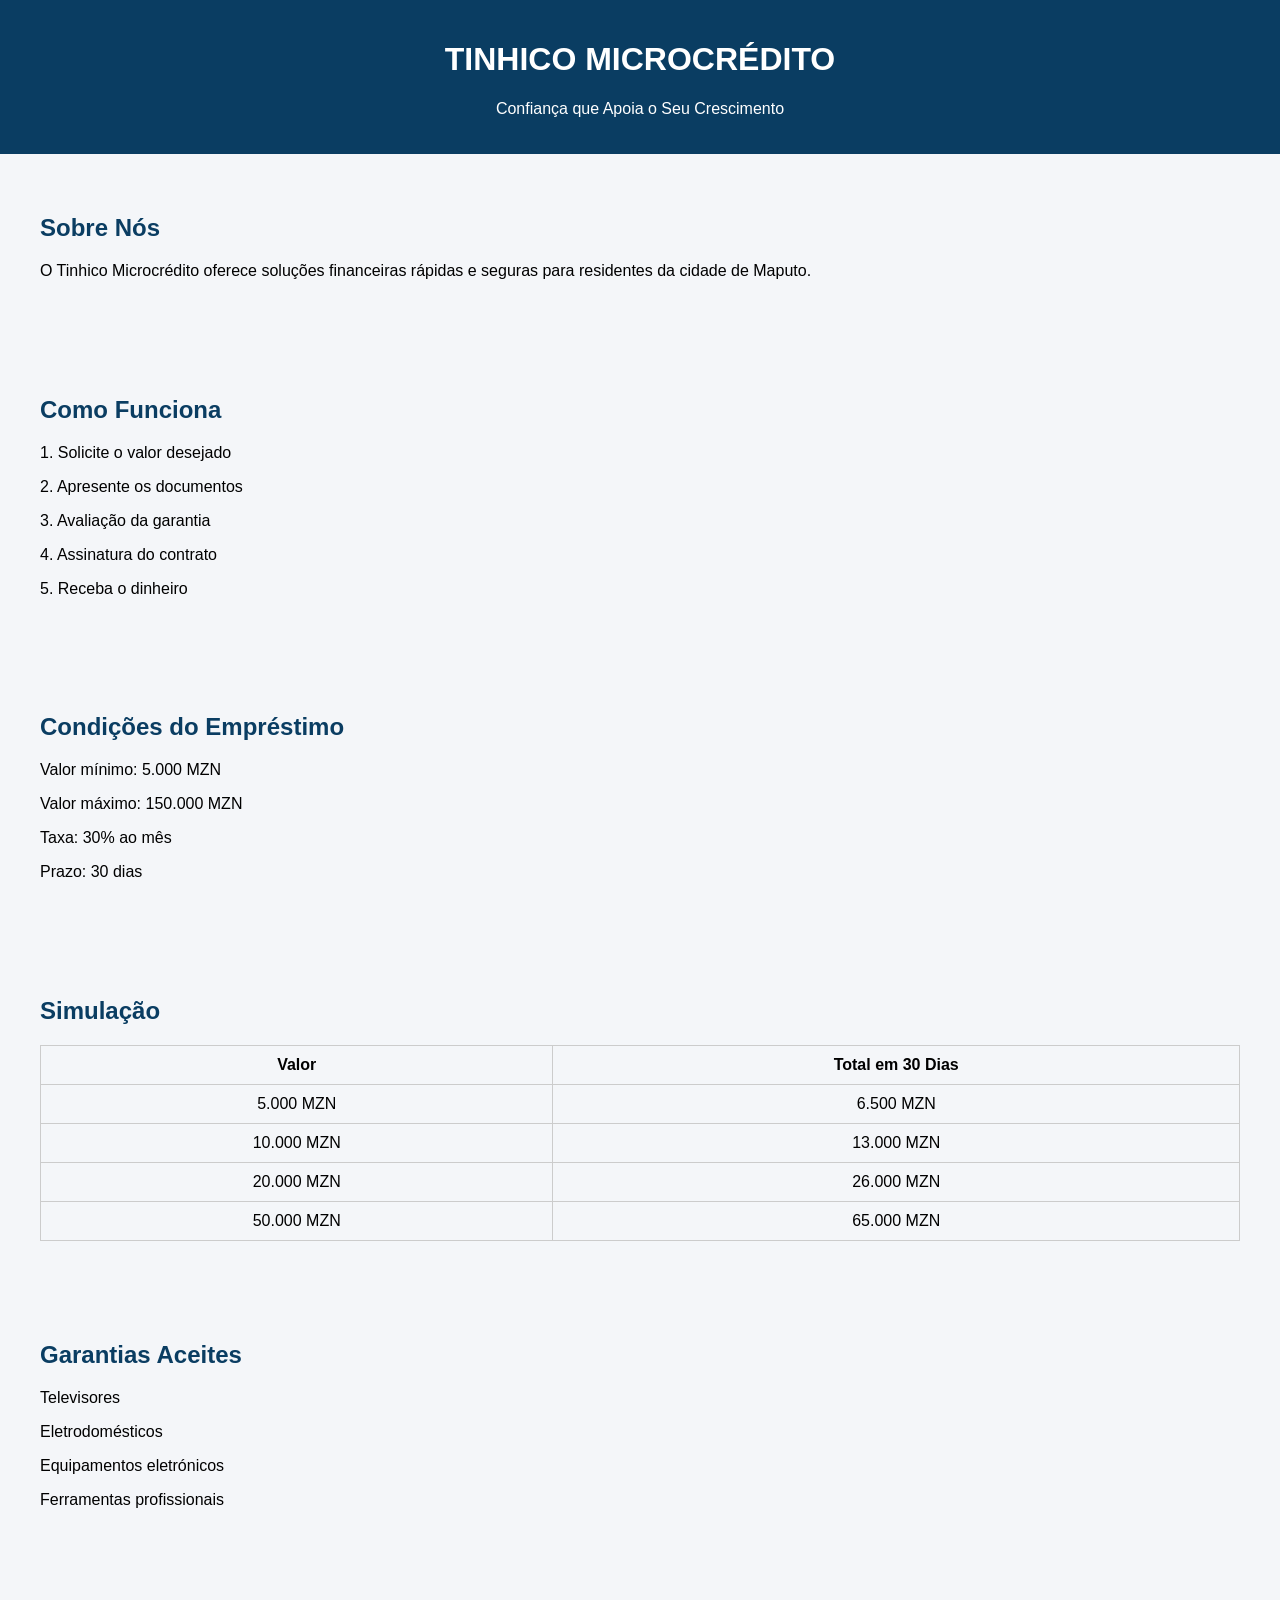
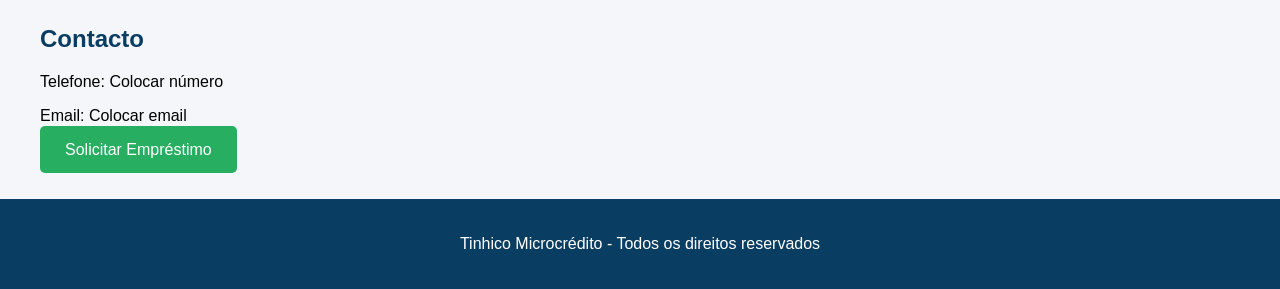
<file: index.html>
<!DOCTYPE html>
<html lang="pt">
<head>
<meta charset="UTF-8">
<meta name="viewport" content="width=device-width, initial-scale=1.0">
<title>Tinhico Microcrédito</title>

<style>
body {
    font-family: Arial, sans-serif;
    margin: 0;
    padding: 0;
    background-color: #f4f6f9;
}

header {
    background-color: #0a3d62;
    color: white;
    padding: 20px;
    text-align: center;
}

section {
    padding: 40px;
}

h2 {
    color: #0a3d62;
}

.button {
    background-color: #27ae60;
    color: white;
    padding: 15px 25px;
    text-decoration: none;
    border-radius: 5px;
}

.table {
    width: 100%;
    border-collapse: collapse;
}

.table th, .table td {
    border: 1px solid #ccc;
    padding: 10px;
    text-align: center;
}

footer {
    background-color: #0a3d62;
    color: white;
    text-align: center;
    padding: 20px;
}
</style>
</head>

<body>

<header>
    <h1>TINHICO MICROCRÉDITO</h1>
    <p>Confiança que Apoia o Seu Crescimento</p>
</header>

<section>
    <h2>Sobre Nós</h2>
    <p>O Tinhico Microcrédito oferece soluções financeiras rápidas e seguras para residentes da cidade de Maputo.</p>
</section>

<section>
    <h2>Como Funciona</h2>
    <p>1. Solicite o valor desejado</p>
    <p>2. Apresente os documentos</p>
    <p>3. Avaliação da garantia</p>
    <p>4. Assinatura do contrato</p>
    <p>5. Receba o dinheiro</p>
</section>

<section>
    <h2>Condições do Empréstimo</h2>
    <p>Valor mínimo: 5.000 MZN</p>
    <p>Valor máximo: 150.000 MZN</p>
    <p>Taxa: 30% ao mês</p>
    <p>Prazo: 30 dias</p>
</section>

<section>
    <h2>Simulação</h2>
    <table class="table">
        <tr>
            <th>Valor</th>
            <th>Total em 30 Dias</th>
        </tr>
        <tr>
            <td>5.000 MZN</td>
            <td>6.500 MZN</td>
        </tr>
        <tr>
            <td>10.000 MZN</td>
            <td>13.000 MZN</td>
        </tr>
        <tr>
            <td>20.000 MZN</td>
            <td>26.000 MZN</td>
        </tr>
        <tr>
            <td>50.000 MZN</td>
            <td>65.000 MZN</td>
        </tr>
    </table>
</section>

<section>
    <h2>Garantias Aceites</h2>
    <p>Televisores</p>
    <p>Eletrodomésticos</p>
    <p>Equipamentos eletrónicos</p>
    <p>Ferramentas profissionais</p>
</section>

<section>
    <h2>Contacto</h2>
    <p>Telefone: Colocar número</p>
    <p>Email: Colocar email</p>
    <a href="#" class="button">Solicitar Empréstimo</a>
</section>

<footer>
    <p>Tinhico Microcrédito - Todos os direitos reservados</p>
</footer>

</body>
</html>
</file>
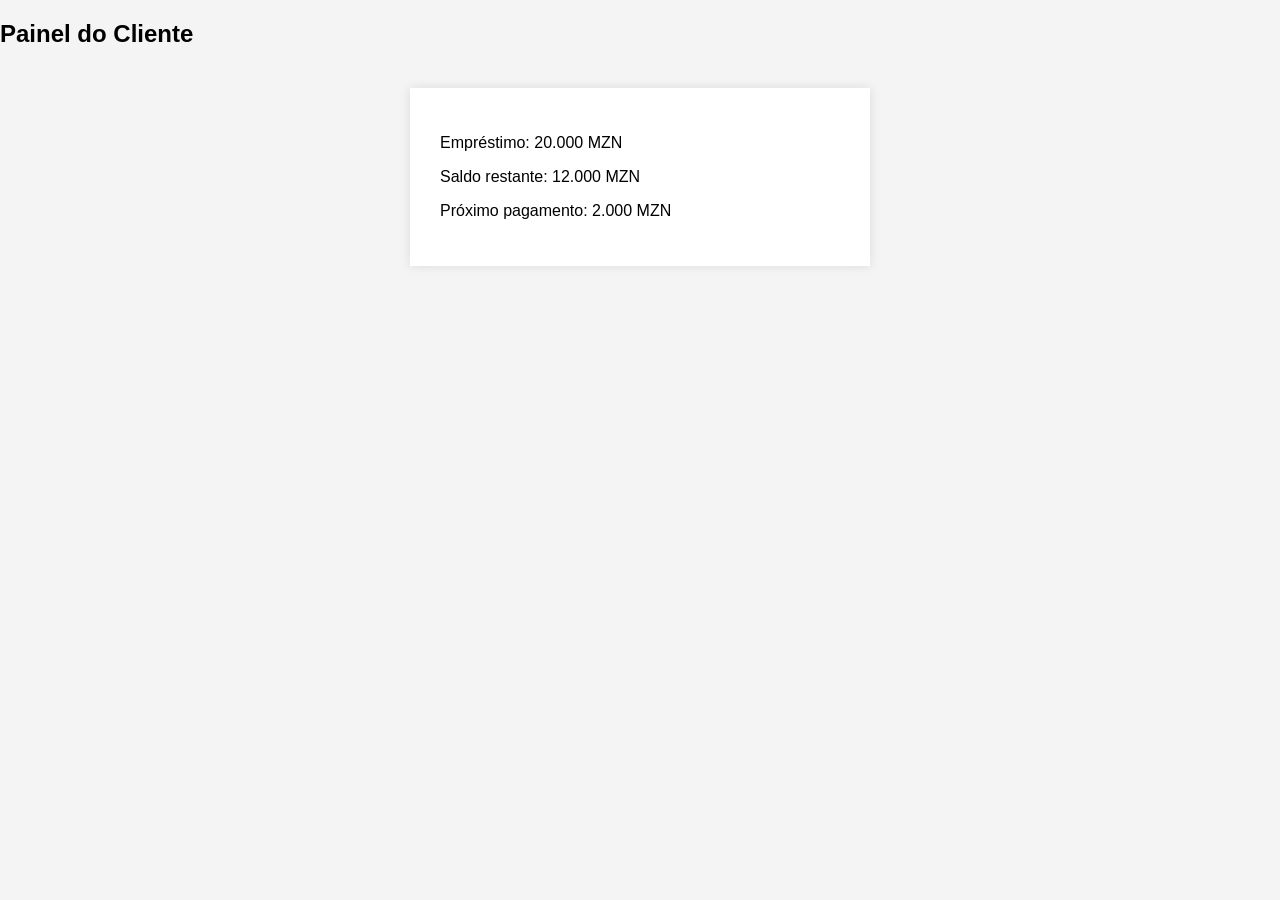
<file: cliente.html>
<!DOCTYPE html>
<html lang="pt">
<head>
<meta charset="UTF-8">
<meta name="viewport" content="width=device-width, initial-scale=1.0">
<title>Painel do Cliente</title>
<link rel="stylesheet" href="estilo.css">
</head>
<body>

<h2>Painel do Cliente</h2>

<div class="painel">
<p>Empréstimo: 20.000 MZN</p>
<p>Saldo restante: 12.000 MZN</p>
<p>Próximo pagamento: 2.000 MZN</p>
</div>

</body>
</html>
</file>
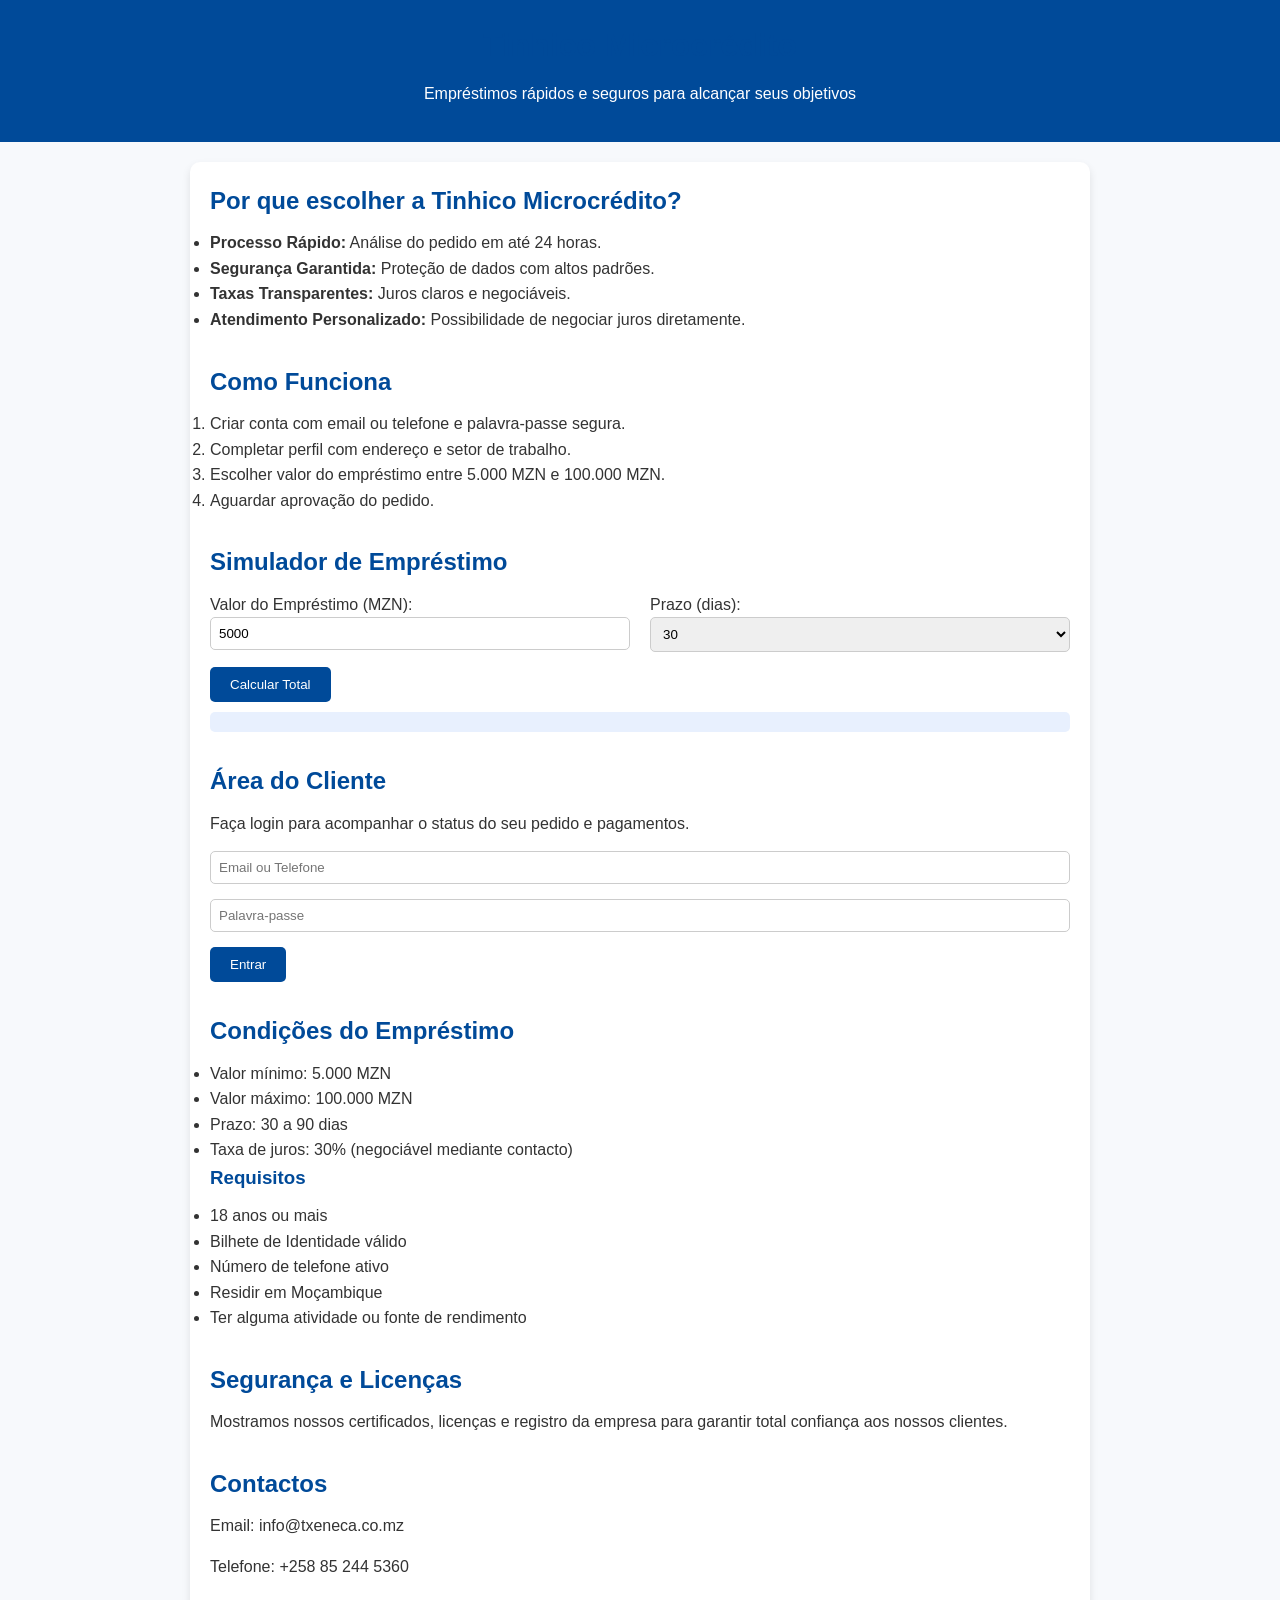
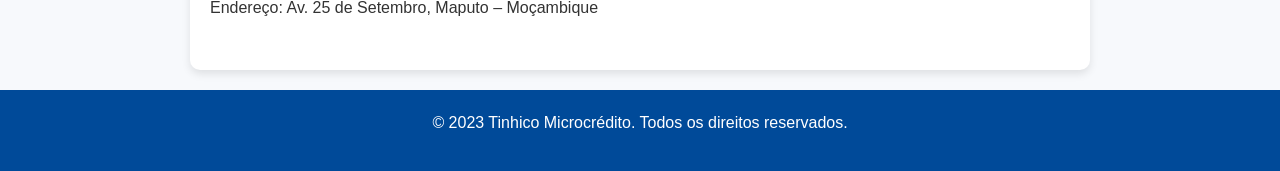
<file: index (1).html>
<!DOCTYPE html>
<html lang="pt-BR">
<head>
<meta charset="UTF-8">
<meta name="viewport" content="width=device-width, initial-scale=1.0">
<title>Tinhico Microcrédito | Empréstimos Rápidos e Seguros</title>
<style>
    /* --- Reset e Estilo Geral --- */
    * { margin: 0; padding: 0; box-sizing: border-box; font-family: Arial, sans-serif; }
    body { background-color: #f7f9fc; color: #333; line-height: 1.6; }
    a { text-decoration: none; color: #004a99; }
    header, footer { background-color: #004a99; color: white; padding: 20px 0; text-align: center; }
    main { max-width: 900px; margin: 20px auto; padding: 20px; background: #fff; border-radius: 10px; box-shadow: 0 4px 8px rgba(0,0,0,0.1); }
    h1, h2, h3 { color: #004a99; margin-bottom: 10px; }
    p { margin-bottom: 15px; }
    button { background-color: #004a99; color: white; border: none; padding: 10px 20px; border-radius: 5px; cursor: pointer; }
    button:hover { background-color: #003366; }
    input, select { padding: 8px; width: 100%; margin-bottom: 15px; border: 1px solid #ccc; border-radius: 5px; }
    .flex { display: flex; gap: 20px; flex-wrap: wrap; }
    .flex > div { flex: 1; min-width: 250px; }
    .section { margin-bottom: 30px; }
    .resultado { background: #e8f0fe; padding: 10px; border-radius: 5px; margin-top: 10px; }
</style>
</head>
<body>

<header>
    <h1>Tinhico Microcrédito</h1>
    <p>Empréstimos rápidos e seguros para alcançar seus objetivos</p>
</header>

<main>

<!-- Sobre a Empresa -->
<section class="section">
    <h2>Por que escolher a Tinhico Microcrédito?</h2>
    <ul>
        <li><strong>Processo Rápido:</strong> Análise do pedido em até 24 horas.</li>
        <li><strong>Segurança Garantida:</strong> Proteção de dados com altos padrões.</li>
        <li><strong>Taxas Transparentes:</strong> Juros claros e negociáveis.</li>
        <li><strong>Atendimento Personalizado:</strong> Possibilidade de negociar juros diretamente.</li>
    </ul>
</section>

<!-- Como Funciona -->
<section class="section">
    <h2>Como Funciona</h2>
    <ol>
        <li>Criar conta com email ou telefone e palavra-passe segura.</li>
        <li>Completar perfil com endereço e setor de trabalho.</li>
        <li>Escolher valor do empréstimo entre 5.000 MZN e 100.000 MZN.</li>
        <li>Aguardar aprovação do pedido.</li>
    </ol>
</section>

<!-- Simulador de Empréstimo -->
<section class="section">
    <h2>Simulador de Empréstimo</h2>
    <div class="flex">
        <div>
            <label for="valor">Valor do Empréstimo (MZN):</label>
            <input type="number" id="valor" value="5000" min="5000" max="100000">
        </div>
        <div>
            <label for="prazo">Prazo (dias):</label>
            <select id="prazo">
                <option value="30">30</option>
                <option value="60">60</option>
                <option value="90">90</option>
            </select>
        </div>
    </div>
    <button onclick="simular()">Calcular Total</button>
    <div id="resultado" class="resultado"></div>
</section>

<!-- Área do Cliente -->
<section class="section">
    <h2>Área do Cliente</h2>
    <p>Faça login para acompanhar o status do seu pedido e pagamentos.</p>
    <input type="text" placeholder="Email ou Telefone">
    <input type="password" placeholder="Palavra-passe">
    <button>Entrar</button>
</section>

<!-- Condições e Requisitos -->
<section class="section">
    <h2>Condições do Empréstimo</h2>
    <ul>
        <li>Valor mínimo: 5.000 MZN</li>
        <li>Valor máximo: 100.000 MZN</li>
        <li>Prazo: 30 a 90 dias</li>
        <li>Taxa de juros: 30% (negociável mediante contacto)</li>
    </ul>

    <h3>Requisitos</h3>
    <ul>
        <li>18 anos ou mais</li>
        <li>Bilhete de Identidade válido</li>
        <li>Número de telefone ativo</li>
        <li>Residir em Moçambique</li>
        <li>Ter alguma atividade ou fonte de rendimento</li>
    </ul>
</section>

<!-- Segurança e Licenças -->
<section class="section">
    <h2>Segurança e Licenças</h2>
    <p>Mostramos nossos certificados, licenças e registro da empresa para garantir total confiança aos nossos clientes.</p>
</section>

<!-- Contactos -->
<section class="section">
    <h2>Contactos</h2>
    <p>Email: info@txeneca.co.mz</p>
    <p>Telefone: +258 85 244 5360</p>
    <p>Endereço: Av. 25 de Setembro, Maputo – Moçambique</p>
</section>

</main>

<footer>
    <p>© 2023 Tinhico Microcrédito. Todos os direitos reservados.</p>
</footer>

<script>
function simular() {
    const valor = parseFloat(document.getElementById('valor').value);
    const prazo = parseInt(document.getElementById('prazo').value);
    const juros = 0.30; // 30%
    const total = valor + (valor * juros);
    const jurosDiarios = ((valor * juros) / prazo).toFixed(2);

    document.getElementById('resultado').innerHTML = `
        Valor do Empréstimo: <strong>${valor.toLocaleString()} MZN</strong><br>
        Prazo: <strong>${prazo} dias</strong><br>
        Juros (30%): <strong>${(valor * juros).toLocaleString()} MZN</strong><br>
        Total a Pagar: <strong>${total.toLocaleString()} MZN</strong><br>
        Juros por dia: <strong>${jurosDiarios} MZN/dia</strong>
    `;
}
</script>

</body>
</html>
</file>
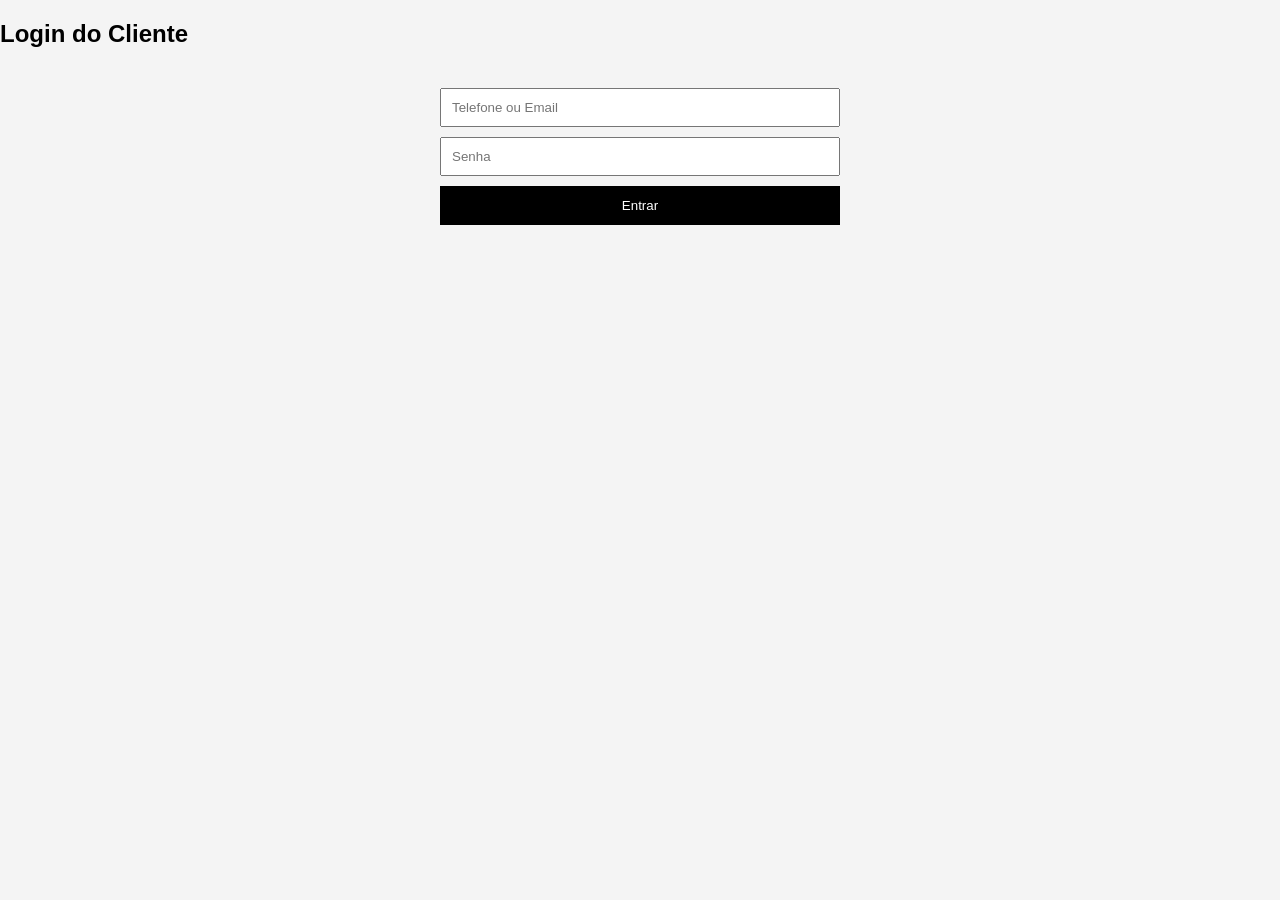
<file: login.html>
<!DOCTYPE html>
<html lang="pt">
<head>
<meta charset="UTF-8">
<meta name="viewport" content="width=device-width, initial-scale=1.0">
<title>Área do Cliente</title>
<link rel="stylesheet" href="estilo.css">
</head>
<body>

<h2>Login do Cliente</h2>

<form class="form">
<input type="text" placeholder="Telefone ou Email">
<input type="password" placeholder="Senha">
<button type="submit">Entrar</button>
</form>

</body>
</html>
</file>
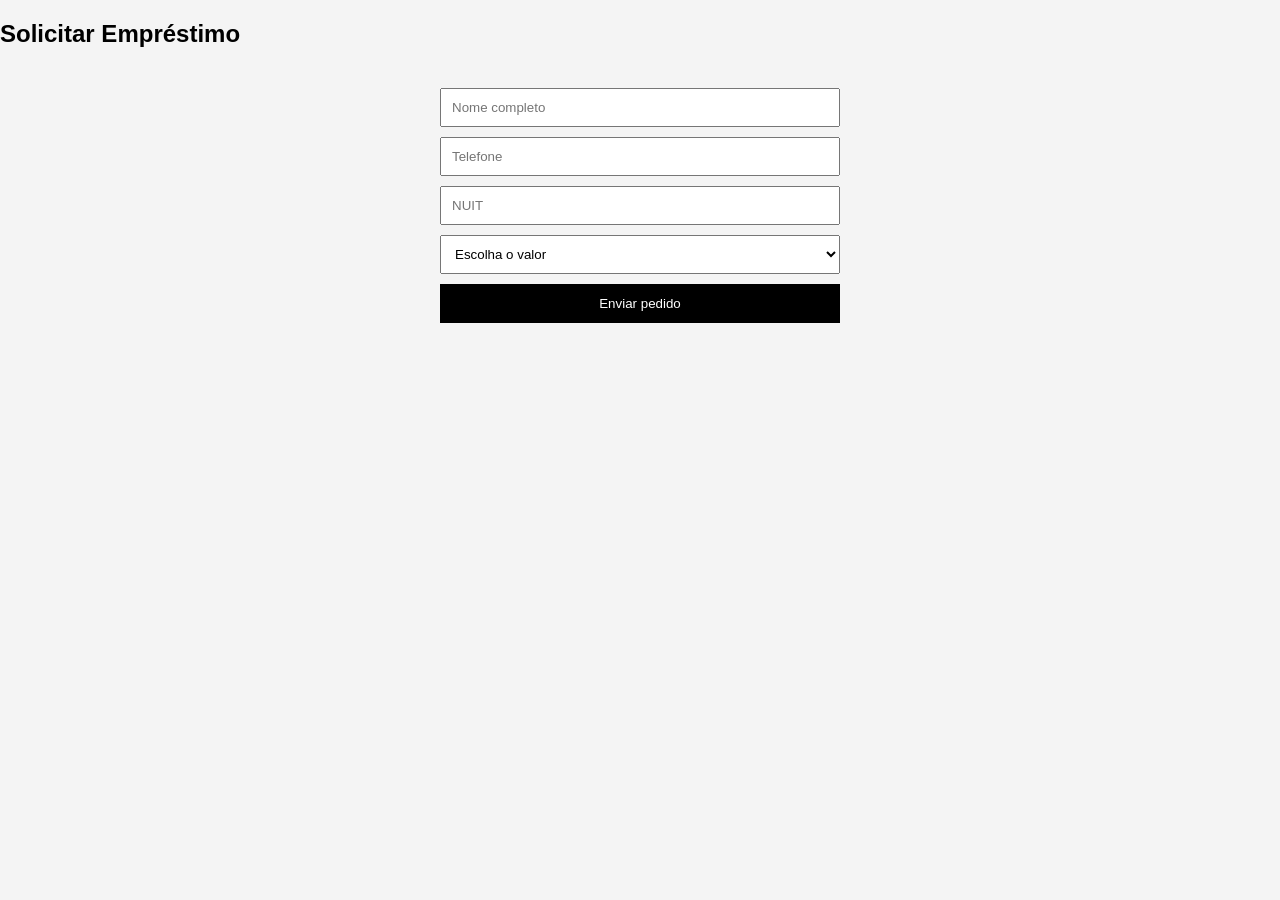
<file: solicitar.html>
<!DOCTYPE html>
<html lang="pt">
<head>
<meta charset="UTF-8">
<meta name="viewport" content="width=device-width, initial-scale=1.0">
<title>Solicitar Empréstimo</title>
<link rel="stylesheet" href="estilo.css">
</head>
<body>

<h2>Solicitar Empréstimo</h2>

<form class="form">
<input type="text" placeholder="Nome completo">
<input type="text" placeholder="Telefone">
<input type="text" placeholder="NUIT">

<select>
<option>Escolha o valor</option>
<option>5000 MZN</option>
<option>10000 MZN</option>
<option>20000 MZN</option>
<option>50000 MZN</option>
<option>100000 MZN</option>
</select>

<button type="submit">Enviar pedido</button>
</form>

</body>
</html>
</file>
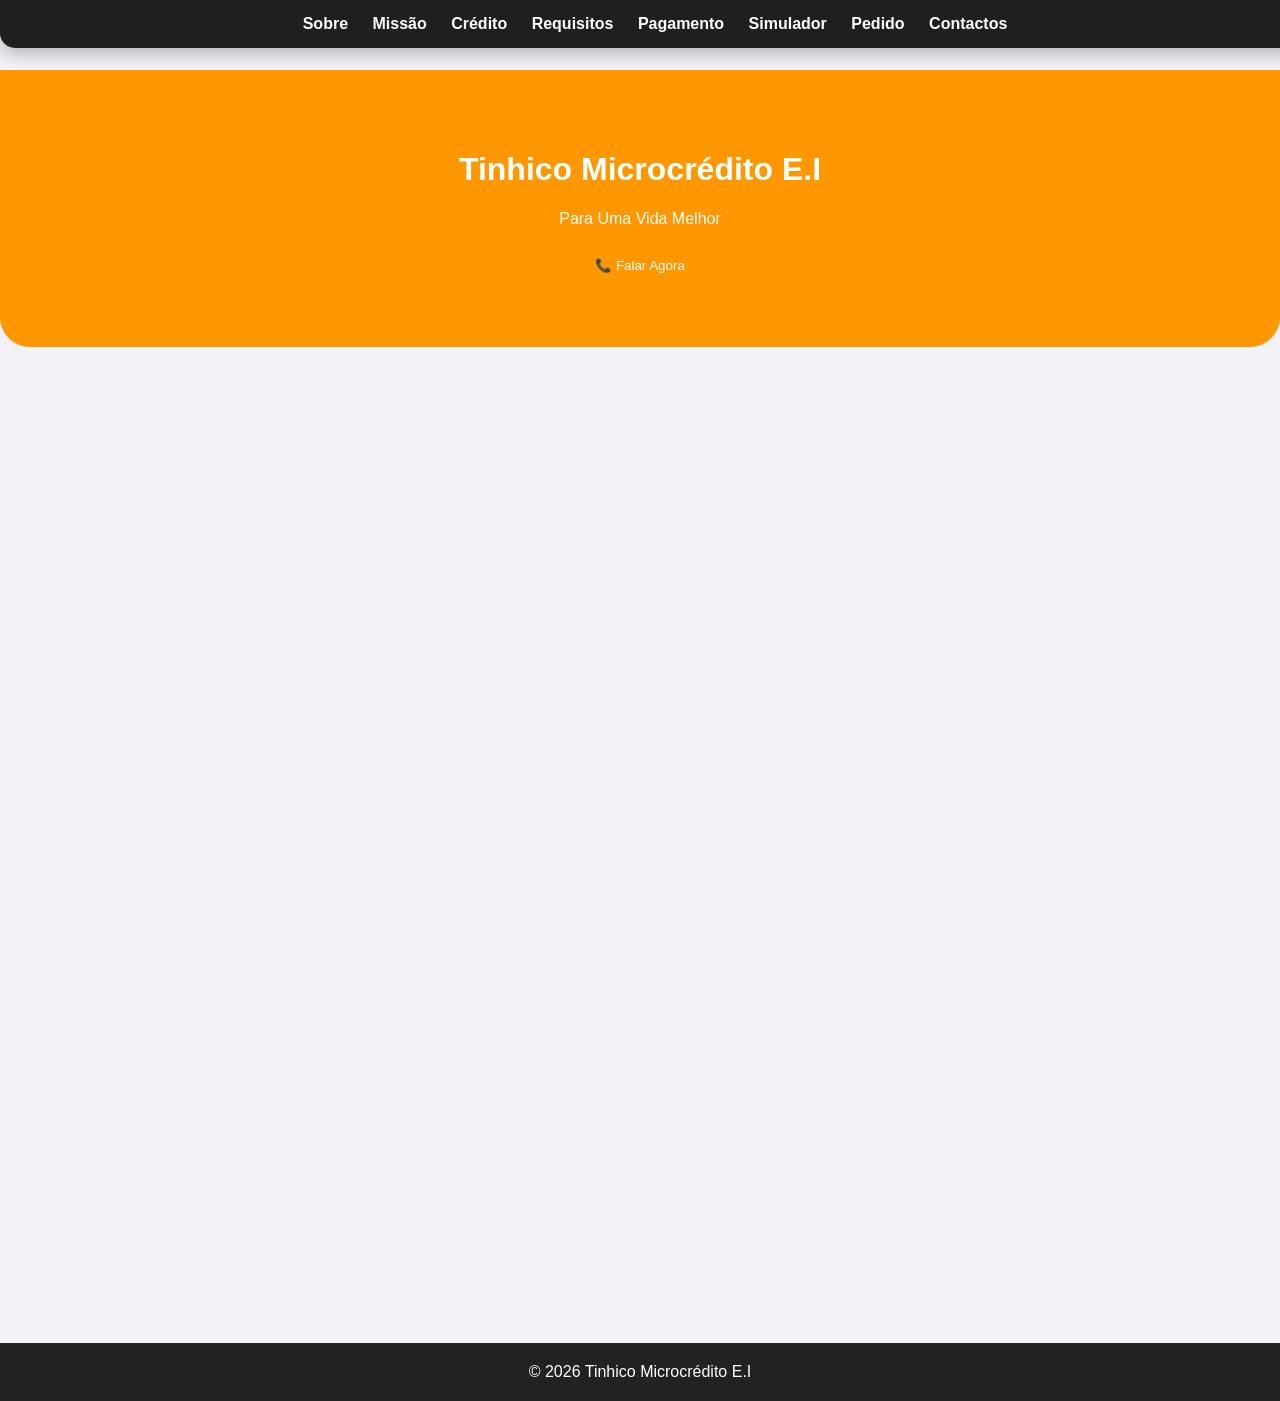
<file: tinhico_microcredito_ei_completo.html>
<!DOCTYPE html>
<html lang="pt">
<head>
<meta charset="UTF-8">
<meta name="viewport" content="width=device-width, initial-scale=1.0">
<title>Tinhico Microcrédito E.I</title>

<style>
body{font-family:Arial,sans-serif;margin:0;background:#f2f2f7;}
nav{background:#1f1f1f;padding:15px;text-align:center;position:fixed;width:100%;top:0;z-index:1000;box-shadow:0 4px 20px rgba(0,0,0,0.3);border-bottom-left-radius:15px;border-bottom-right-radius:15px;}
nav a{color:white;margin:10px;text-decoration:none;font-weight:bold;}
nav a:hover{color:#ff9800;}
header{margin-top:70px;background:#ff9800;color:white;text-align:center;padding:60px;border-radius:0 0 30px 30px;}
section{padding:40px;max-width:900px;margin:auto;opacity:0;transform:translateY(50px);transition:1s;border-radius:15px;background:white;margin-bottom:20px;}
section.show{opacity:1;transform:translateY(0);}
h2{color:#ff9800;}
input{width:100%;padding:14px;margin:10px 0;border-radius:10px;border:1px solid #ccc;}
button{padding:14px;background:#ff9800;border:none;color:white;border-radius:10px;cursor:pointer;}
footer{background:#222;color:white;text-align:center;padding:20px;}
.card{background:white;padding:20px;border-radius:15px;margin-bottom:15px;box-shadow:0 2px 10px rgba(0,0,0,0.1);}
.whatsapp{position:fixed;bottom:20px;right:20px;background:#25D366;color:white;padding:18px;border-radius:50%;cursor:pointer;}
</style>
</head>

<body>

<nav>
<a href="#sobre">Sobre</a>
<a href="#missao">Missão</a>
<a href="#credito">Crédito</a>
<a href="#requisitos">Requisitos</a>
<a href="#pagamento">Pagamento</a>
<a href="#simulador">Simulador</a>
<a href="#pedido">Pedido</a>
<a href="#contactos">Contactos</a>
</nav>

<header>
<h1>Tinhico Microcrédito E.I</h1>
<p>Para Uma Vida Melhor</p>
<button onclick="ligarAgora()">📞 Falar Agora</button>
</header>

<section id="sobre">
<h2>Sobre Nós</h2>
<p>A Tinhico Microcrédito E.I fornece empréstimos rápidos e acessíveis.</p>
</section>

<section id="missao">
<h2>Missão</h2>
<p>Empoderar microempreendedores.</p>
</section>

<section id="simulador">
<h2>Simulador</h2>
<input type="number" id="valorD" placeholder="Valor">
<button onclick="simularDiario()">Simular</button>
<div id="resD"></div>
</section>

<section id="contactos">
<h2>Contactos</h2>
<div class="card">
<p><strong>📞 Telefone:</strong> 853908255</p>
<button onclick="ligarAgora()">📞 Ligar Agora</button>
</div>
</section>

<footer>
© 2026 Tinhico Microcrédito E.I
</footer>

<script>
function ligarAgora(){window.location.href="tel:+258853908255";}
function simularDiario(){
let v=parseFloat(document.getElementById("valorD").value);
if(isNaN(v))return;
let total=v*1.30;
document.getElementById("resD").innerHTML="Total: "+total;
}
</script>

</body>
</html>
</file>
<file: estilo.css>
body{
font-family: Arial, sans-serif;
margin:0;
background:#f4f4f4;
}

header{
background:#ff8800;
color:white;
padding:20px;
display:flex;
justify-content:space-between;
align-items:center;
}

nav a{
margin:10px;
text-decoration:none;
color:black;
font-weight:bold;
}

.hero{
background:#ff8800;
color:white;
text-align:center;
padding:80px 20px;
}

button{
padding:12px 25px;
border:none;
background:black;
color:white;
cursor:pointer;
}

section{
padding:40px;
text-align:center;
}

footer{
background:black;
color:white;
text-align:center;
padding:20px;
}

.form{
max-width:400px;
margin:40px auto;
display:flex;
flex-direction:column;
gap:10px;
}

input, select{
padding:10px;
}

.painel{
background:white;
padding:30px;
max-width:400px;
margin:40px auto;
box-shadow:0 0 10px rgba(0,0,0,0.1);
}
</file>
